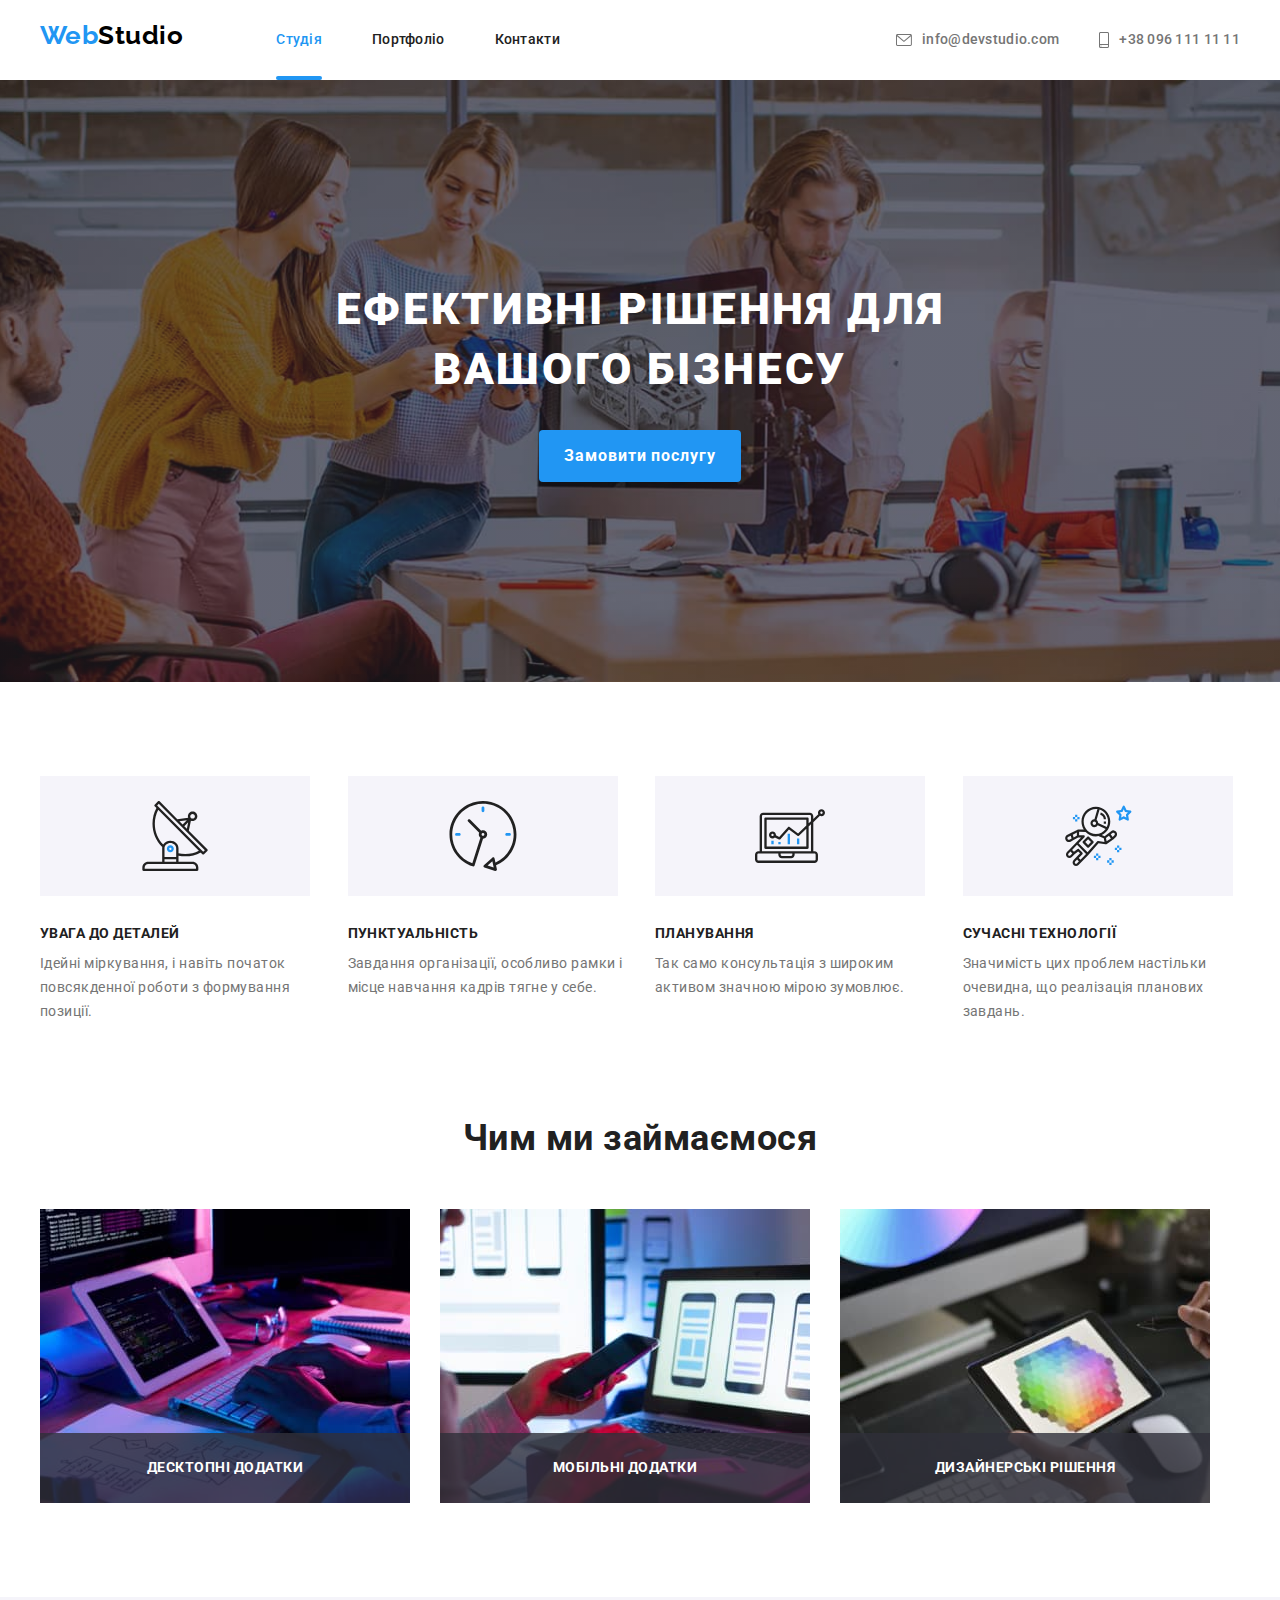
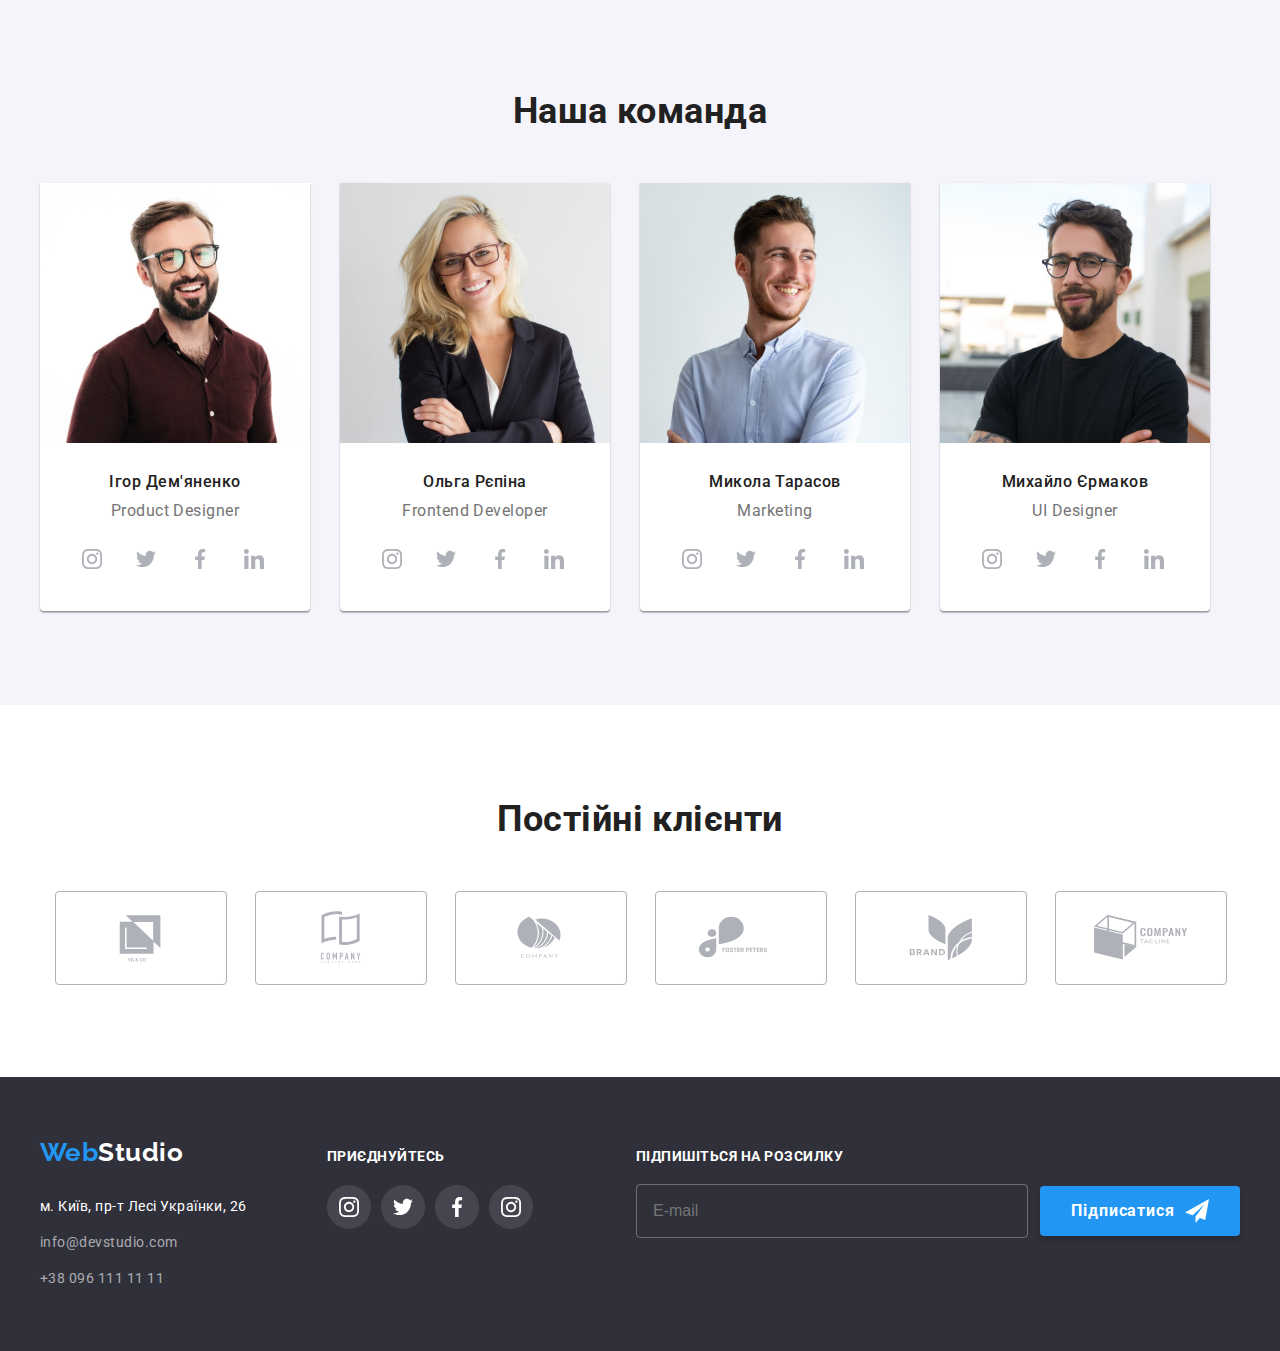
<file: index.html>
<!DOCTYPE html>
<html lang="uk">
  <head>
    <meta charset="UTF-8" />
    <meta http-equiv="X-UA-Compatible" content="IE=edge" />
    <meta name="viewport" content="width=device-width, initial-scale=1.0" />
    <title>Студія</title>
    <link
      href="https://fonts.googleapis.com/css2?family=Raleway:wght@700&family=Roboto:wght@400;500;700;900&display=swap"
      rel="stylesheet"/>
    <link
      rel="stylesheet"
      href="https://cdnjs.cloudflare.com/ajax/libs/modern-normalize/1.1.0/modern-normalize.min.css"
      integrity="sha512-wpPYUAdjBVSE4KJnH1VR1HeZfpl1ub8YT/NKx4PuQ5NmX2tKuGu6U/JRp5y+Y8XG2tV+wKQpNHVUX03MfMFn9Q=="
      crossorigin="anonymous"
      referrerpolicy="no-referrer"/>
    <link rel="stylesheet" href="./css/styles.css"/>
  </head>
  <body>

    <!--Шапка сторінки-->
    <header>
      <div class="container-header">
        <nav class="main-nav">
          <a href="./index.html" class="logo"
            ><span class="logo-accent">Web</span>Studio</a>

          <!--Навігація на інші сторінки-->
          <ul class="site-nav list">
            <li class="site-nav-items">
              <a href="./index.html" class="nav-link nav-link-current">Студія</a>
            </li>
            <li class="site-nav-items">
              <a href="./portfolio.html" class="nav-link">Портфоліо</a>
            </li>
            <li class="site-nav-items">
              <a href="#" class="nav-link">Контакти</a>
            </li>
          </ul>
        </nav>

        <!--Контакти-->
        <ul class="contacts list">
          <li class="contacts-items">
            <a href="mailto:info@devstudio.com" class="contacts-link">
              <svg class="contact-icon" width="16" height="12">
                <use href="./images/icons.svg#icon-envelope"></use>
              </svg>info@devstudio.com</a>
          </li>

          <li class="contacts-items">
            <a href="tel:+380961111111" class="contacts-link">
              <svg class="contact-icon" width="10" height="16">
                <use href="./images/icons.svg#icon-smartphone"></use>
                </svg>+38 096 111 11 11</a>
          </li>
        </ul>
      </div>
    </header>

    <main>
      <!--Герой-->

      <section class="hero">
        <div class="overlay">
          <h1 class="hero-title">Ефективні рішення для <br />вашого бізнесу</h1>
          <button class="button" type="button" data-modal-open>Замовити послугу</button>
        </div>
      </section>

      <!--Переваги-->
      <section class="section">
        <div class="container">
          <h2 class="visually-hidden">Переваги</h2>

          <ul class="features list">
            <li class="features-examples">
              <div class="features-container">
                <svg class="features-icon">
                  <use href="./images/icons.svg#icon-antenna"></use>
                </svg>
              </div>
              <h3 class="features-title">УВАГА ДО ДЕТАЛЕЙ</h3>
              <p class="description">
                Ідейні міркування, і навіть початок повсякденної роботи з
                формування позиції.
              </p>
            </li>
            <li class="features-examples">
              <div class="features-container">
                <svg class="features-icon">
                  <use href="./images/icons.svg#icon-clock"></use>
                </svg>
              </div>
              <h3 class="features-title">ПУНКТУАЛЬНІСТЬ</h3>
              <p class="description">
                Завдання організації, особливо рамки і місце навчання кадрів
                тягне у себе.
              </p>
            </li>
            <li class="features-examples">
              <div class="features-container">
                <svg class="features-icon">
                  <use href="./images/icons.svg#icon-diagram"></use>
                </svg>
              </div>
              <h3 class="features-title">ПЛАНУВАННЯ</h3>
              <p class="description">
                Так само консультація з широким активом значною мірою зумовлює.
              </p>
            </li>
            <li class="features-examples">
              <div class="features-container">
                <svg class="features-icon">
                  <use href="./images/icons.svg#icon-astronaut"></use>
                </svg>
              </div>
              <h3 class="features-title">СУЧАСНІ ТЕХНОЛОГІЇ</h3>
              <p class="description">
                Значимість цих проблем настільки очевидна, що реалізація
                планових завдань.
              </p>
            </li>
          </ul>
        </div>
      </section>

      <!--Чим ми займаємося-->
      <section class="section-unique">
        <div class="container">
          <h2 class="section-title">Чим ми займаємося</h2>
          <ul class="work list">
            <li class="work-image">
              <img
                src="./images/img-computer.jpg"
                alt="Комп'ютер"
                width="370"
                height="294"/>
                <p class="label">Десктопні додатки</p>
            </li>

            <li class="work-image">
              <img
                src="./images/img-nootebook.jpg"
                alt="Ноутбук"
                width="370"
                height="294"/>
              <p class="label">Мобільні додатки</p>         
            </li>

            <li class="work-image">
              <img
                src="./images/img-tablet.jpg"
                alt="Планшет"
                width="370"
                height="294"/>
              <p class="label">Дизайнерські рішення</p>        
            </li>
          </ul>
        </div>
      </section>

      <!--Команда-->
      <section class="section-team">
        <div class="container">
          <h2 class="section-title">Наша команда</h2>
          <ul class="team list">
            <li class="team-item">
              <img
                src="./images/img-demiianenko.jpg"
                alt="Ігор"
                width="270"
                height="260"
              />

              <div class="demianenko">
                <h3 class="team-name">Ігор Дем'яненко</h3>
                <p class="team-position" lang="en">Product Designer</p>
                <ul class="social">
                  <li class="social-links list">
                    <a class="network" href="#">
                      <svg class="social-icon" width="20" height="20">
                        <use href="./images/icons.svg#icon-instagram-2-2"></use>
                      </svg>
                    </a>
                  </li>

                  <li class="social-links list">
                    <a class="network" href="#">
                      <svg class="social-icon" width="20" height="20">
                        <use href="./images/icons.svg#icon-twitter-1-2"></use>
                      </svg>
                    </a>
                  </li>

                  <li class="social-links list">
                    <a class="network" href="#">
                      <svg class="social-icon" width="20" height="20">
                        <use href="./images/icons.svg#icon-facebook-1-2"></use>
                      </svg>
                    </a>
                  </li>

                  <li class="social-links list">
                    <a class="network" href="#">
                      <svg class="social-icon" width="20" height="20">
                        <use href="./images/icons.svg#icon-linkedin-1-2"></use>
                      </svg>
                    </a>
                  </li>
                </ul>
              </div>
            </li>

            <li class="team-item">
              <img
                src="./images/img-repina.jpg"
                alt="Ольга"
                width="270"
                height="260"
              />
              <div class="repina">
                <h3 class="team-name">Ольга Рєпіна</h3>
                <p class="team-position" lang="en">Frontend Developer</p>
                <ul class="social">
                  <li class="social-links list">
                    <a class="network" href="#">
                      <svg class="social-icon" width="20" height="20">
                        <use href="./images/icons.svg#icon-instagram-2-2"></use>
                      </svg>
                    </a>
                  </li>

                  <li class="social-links list">
                    <a class="network" href="#">
                      <svg class="social-icon" width="20" height="20">
                        <use href="./images/icons.svg#icon-twitter-1-2"></use>
                      </svg>
                    </a>
                  </li>

                  <li class="social-links list">
                    <a class="network" href="#">
                      <svg class="social-icon" width="20" height="20">
                        <use href="./images/icons.svg#icon-facebook-1-2"></use>
                      </svg>
                    </a>
                  </li>

                  <li class="social-links list">
                    <a class="network" href="#">
                      <svg class="social-icon" width="20" height="20">
                        <use href="./images/icons.svg#icon-linkedin-1-2"></use>
                      </svg>
                    </a>
                  </li>
                </ul>
              </div>
            </li>
            <li class="team-item">
              <img
                src="./images/img-tarasov.jpg"
                alt="Миколай"
                width="270"
                height="260"
              />
              <div class="tarasov">
                <h3 class="team-name">Микола Тарасов</h3>
                <p class="team-position" lang="en">Marketing</p>
                <ul class="social">
                  <li class="social-links list">
                    <a class="network" href="#">
                      <svg class="social-icon" width="20" height="20">
                        <use href="./images/icons.svg#icon-instagram-2-2"></use>
                      </svg>
                    </a>
                  </li>

                  <li class="social-links list">
                    <a class="network" href="#">
                      <svg class="social-icon" width="20" height="20">
                        <use href="./images/icons.svg#icon-twitter-1-2"></use>
                      </svg>
                    </a>
                  </li>

                  <li class="social-links list">
                    <a class="network" href="#">
                      <svg class="social-icon" width="20" height="20">
                        <use href="./images/icons.svg#icon-facebook-1-2"></use>
                      </svg>
                    </a>
                  </li>

                  <li class="social-links list">
                    <a class="network" href="#">
                      <svg class="social-icon" width="20" height="20">
                        <use href="./images/icons.svg#icon-linkedin-1-2"></use>
                      </svg>
                    </a>
                  </li>
                </ul>
              </div>
            </li>
            <li class="team-item">
              <img
                src="./images/img-ermakov.jpg"
                alt="Михайло"
                width="270"
                height="260"
              />
              <div class="ermakov">
                <h3 class="team-name">Михайло Єрмаков</h3>
                <p class="team-position" lang="en">UI Designer</p>
                <ul class="social">
                  <li class="social-links list">
                    <a class="network" href="#">
                      <svg class="social-icon" width="20" height="20">
                        <use href="./images/icons.svg#icon-instagram-2-2"></use>
                      </svg>
                    </a>
                  </li>

                  <li class="social-links list">
                    <a class="network" href="#">
                      <svg class="social-icon" width="20" height="20">
                        <use href="./images/icons.svg#icon-twitter-1-2"></use>
                      </svg>
                    </a>
                  </li>

                  <li class="social-links list">
                    <a class="network" href="#">
                      <svg class="social-icon" width="20" height="20">
                        <use href="./images/icons.svg#icon-facebook-1-2"></use>
                      </svg>
                    </a>
                  </li>

                  <li class="social-links list">
                    <a class="network" href="#">
                      <svg class="social-icon" width="20" height="20">
                        <use href="./images/icons.svg#icon-linkedin-1-2"></use>
                      </svg>
                    </a>
                  </li>
                </ul>
              </div>
            </li>
          </ul>
        </div>
      </section>

      <!--Постійні клієнти-->
      <section class="section">
        <div class="container">
          <h2 class="section-title">Постійні клієнти</h2>
          <ul class="clients-list list">
            <li class="item">
              <a class="client-link" href="#">
                <svg class="clients-logo" width="170" height="92">
                  <use href="./images/icons.svg#icon-ya-co"></use>
                </svg>
              </a>
            </li>

            <li class="item">
              <a class="client-link" href="#">
                <svg class="clients-logo" width="170" height="92">
                  <use href="./images/icons.svg#icon-tagline-here"></use>
                </svg>
              </a>
            </li>

            <li class="item">
              <a class="client-link" href="#">
                <svg class="clients-logo" width="170" height="92">
                  <use href="./images/icons.svg#icon-company"></use>
                </svg>
              </a>
            </li>

            <li class="item">
              <a class="client-link" href="#">
                <svg class="clients-logo" width="170" height="92">
                  <use href="./images/icons.svg#icon-foster-peter"></use>
                </svg>
              </a>
            </li>

            <li class="item">
              <a class="client-link" href="#">
                <svg class="clients-logo" width="170" height="92">
                  <use href="./images/icons.svg#icon-brand"></use>
                </svg>
              </a>
            </li>

            <li class="item">
              <a class="client-link" href="#">
                <svg class="clients-logo" width="170" height="92">
                  <use href="./images/icons.svg#icon-tag-line"></use>
                </svg>
              </a>
            </li>
          </ul>
        </div>
      </section>
    </main>

    <!--Підвал сторінки-->
    <footer class="footer">
      <div class="footer-container">
        <div class="footer-first">
          <a href="/" class="footer-logo"><span class="logo-accent">Web</span>Studio</a>
          <address class="address">
            <ul class="list">
              <li class="address-list-beaute">
                <a
                  href="https://goo.gl/maps/9K8jf1gvj9gGBDq69"
                  class="address-supercription"
                  target="_blank"
                  rel="noreferrer noopener nofollow">м. Київ, пр-т Лесі Українки, 26
                </a>
              </li>

              <li class="address-list-beaute">
                <a href="mailto:info@devstudio.com" class="address-mail">info@devstudio.com</a>
              </li>
              <li class="address-list-beaute">
                <a href="tel:+380961111111" class="address-tel">+38 096 111 11 11</a>
              </li>
            </ul>
          </address>
        </div>

        <div class="footer-second">
          <h3 class="footer-title">приєднуйтесь</h3>
          <ul class="footer-social-links list">
            <li class="footer-social-links">
              <a class="footer-network" href="#">
                <svg class="footer-social-icon" width="20" height="20">
                  <use href="./images/icons.svg#icon-instagram-2-2"></use>
                </svg>
              </a>
            </li>

            <li class="footer-social-links">
              <a class="footer-network" href="#">
                <svg class="footer-social-icon" width="20" height="20">
                  <use href="./images/icons.svg#icon-twitter-1-2"></use>
                </svg>
              </a>
            </li>

            <li class="footer-social-links">
              <a class="footer-network" href="#">
                <svg class="footer-social-icon" width="20" height="20">
                  <use href="./images/icons.svg#icon-facebook-1-2"></use>
                </svg>
              </a>
            </li>

            <li class="footer-social-links">
              <a class="footer-network" href="#">
                <svg class="footer-social-icon" width="20" height="20">
                  <use href="./images/icons.svg#icon-instagram-2-2"></use>
                </svg>
              </a>
            </li>
          </ul>
        </div>

        <div class="footer-third">
          <h3 class="invite">Підпишіться на розсилку</h3>
          <form class="subscription-form">
            <input type="email" class="subscription-input" name="email" placeholder="E-mail">
              <button type="submit" class="subscription-button">Підписатися
                <svg class="subscription-button-icon" width="24" height="24">
                  <use href="./images/icons.svg#icon-icon-send-2"></use>
                </svg>
              </button>              
            </form> 
        </div>
      </div>
    </footer>


    <!-- Модальне вікно-->
    <div class="backdrop is-hidden" data-modal>
      <div class="modal">
        <button class="modal-close" type="button" data-modal-close>
          <svg class="close" width="30" height="30">
            <use href="./images/icons.svg#icon-close-black-18dp-2-1-2"></use>
          </svg>
        </button>

        <h3 class="form-title">Залиште свої дані, ми вам передзвонимо</h3>    
        <form class="form">
          <div class="modal-form-area">
            <label for="name" class="modal-form-label">Ім'я</label>
            <input class="modal-form-input" type="text" name="name" id="name" autofocus>
            <svg class="modal-form-icon" width="18" height="18">
              <use href="./images/icons.svg#icon-person-black"></use>
            </svg>        
          </div>

          <div class="modal-form-area">
            <label for="tel" class="modal-form-label">Телефон</label>
            <input class="modal-form-input" type="text" name="tel" id="tel">
            <svg class="modal-form-icon" width="18" height="18">
              <use href="./images/icons.svg#icon-phone-black"></use>
            </svg>        
          </div>

          <div class="modal-form-area">
            <label for="email" class="modal-form-label">Пошта</label>
            <input class="modal-form-input" type="email" name="client-email" id="email">
            <svg class="modal-form-icon" width="18" height="18">
              <use href="./images/icons.svg#icon-email-black"></use>
            </svg>        
          </div>

          <div class="modal-form-area">
            <label for="comment" class="modal-form-label">Коментар</label>
            <textarea class="modal-form-textarea" name="comment" rows="5" id="comment" placeholder="Введіть текст"></textarea>
          </div>

          <div class="checkbox">
            <label for="checkbox" class="checkbox-label">
              <input type="checkbox" name="agree" class="checkbox-input" id="checkbox">
              <svg class="checkbox-icon" width="16" height="15">
                <use href="./images/icons.svg#icon-icon-check-2"></use>
              </svg>
              Погоджуюся з розсилкою та приймаю
              <a href class="checkbox-link">Умови договору</a>
            </label>
          </div>

         <button type="submit" class="modal-form-button">Відправити</button>         
        </form>
      </div>
    </div>

  <script src="./js/modal.js"></script>
  </body>
</html>
</file>
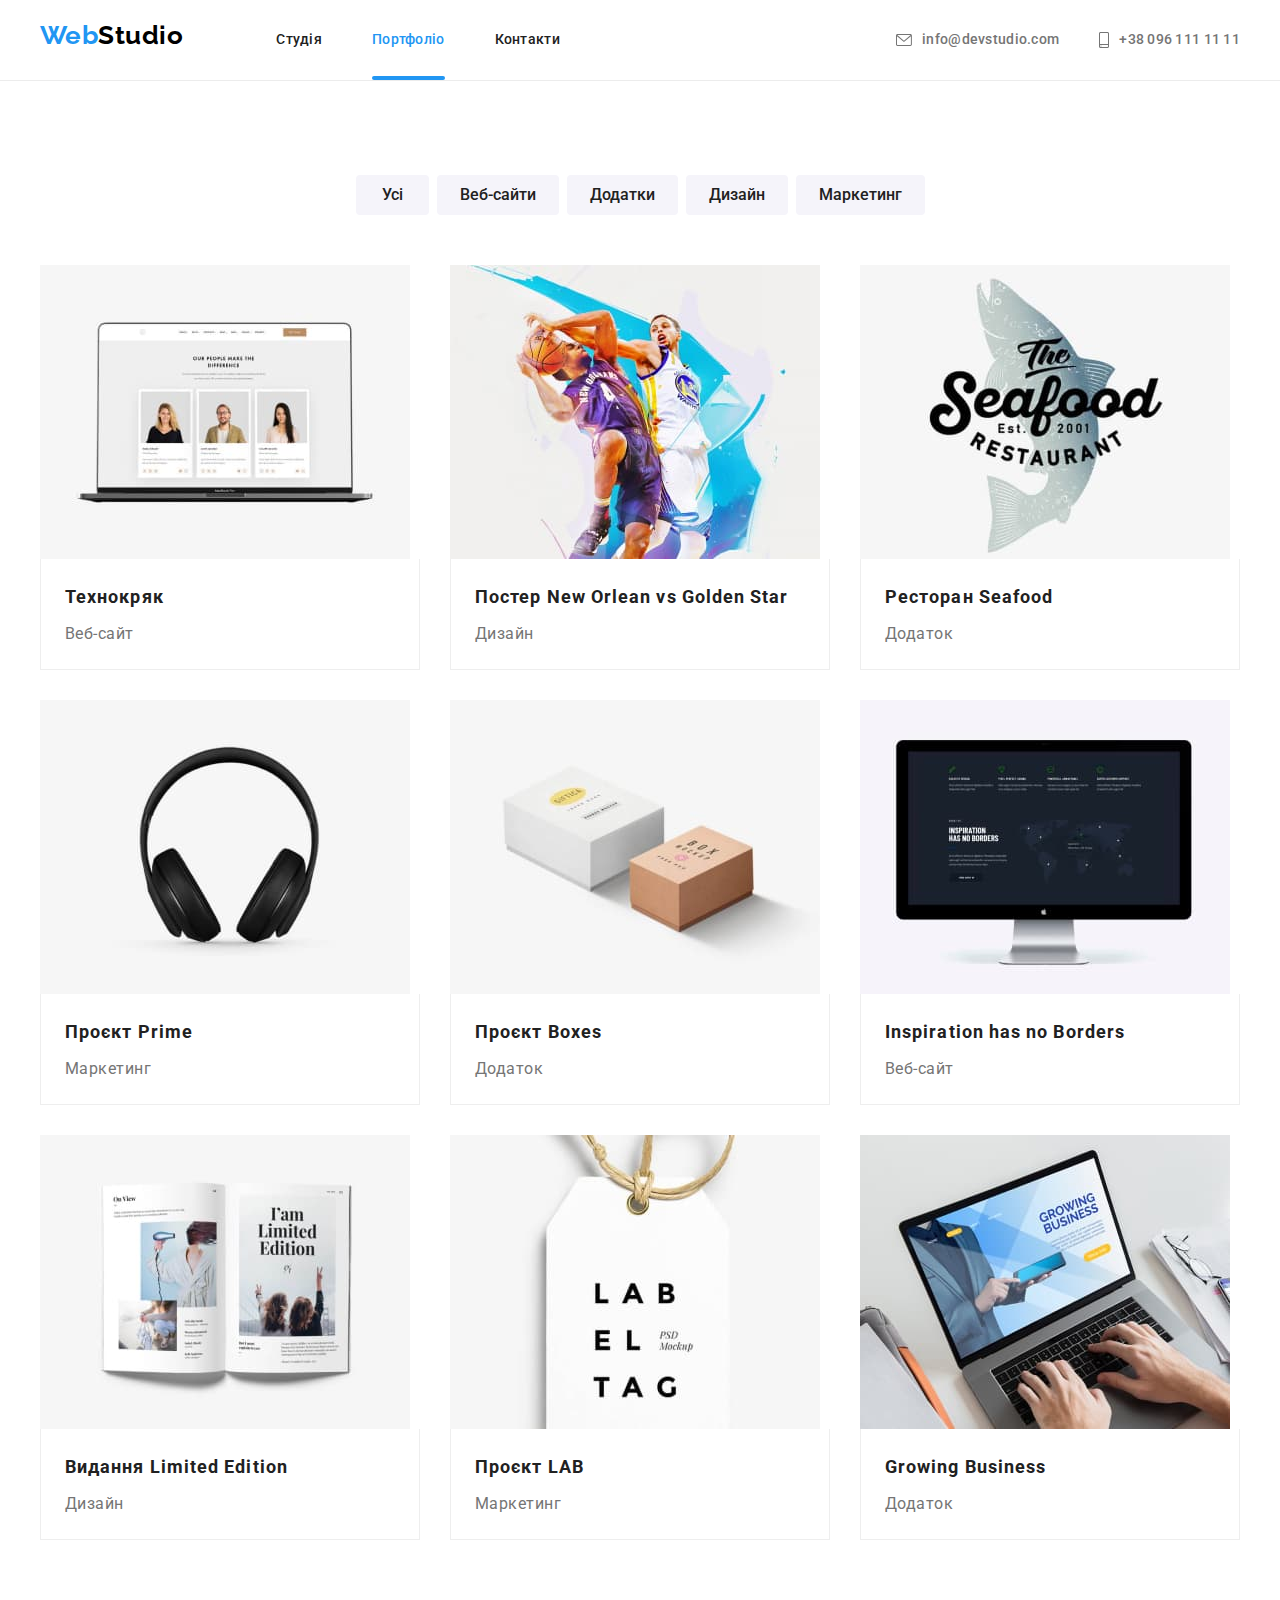
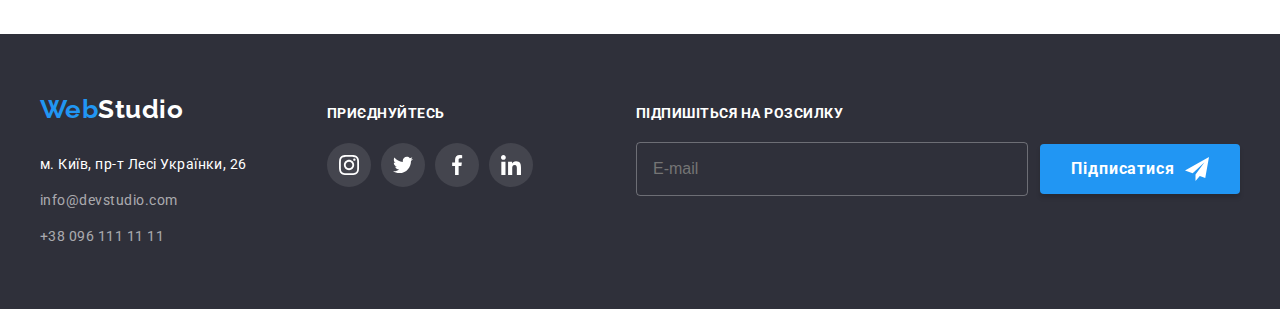
<file: portfolio.html>
<!DOCTYPE html>
<html lang="uk">
  <head>
    <meta charset="UTF-8" />
    <meta http-equiv="X-UA-Compatible" content="IE=edge" />
    <meta name="viewport" content="width=device-width, initial-scale=1.0" />
    <title>Портфоліо</title>
    <link href="https://fonts.googleapis.com/css2?family=Raleway:wght@700&family=Roboto:wght@400;500;700;900&display=swap" rel="stylesheet"/>
    <link rel="stylesheet" href="https://cdnjs.cloudflare.com/ajax/libs/modern-normalize/1.1.0/modern-normalize.min.css" integrity="sha512-wpPYUAdjBVSE4KJnH1VR1HeZfpl1ub8YT/NKx4PuQ5NmX2tKuGu6U/JRp5y+Y8XG2tV+wKQpNHVUX03MfMFn9Q==" crossorigin="anonymous" referrerpolicy="no-referrer"/>
    <link rel="stylesheet" href="./css/styles.css"/>
  </head>
  <body>
    <!--Шапка сторінки-->
    <header class="header-for-portfolio">
      <div class="container-header">
        <nav class="main-nav">
          <a href="./index.html" class="logo"><span class="logo-accent">Web</span>Studio</a>

          <!--Навігація на інші сторінки-->
          <ul class="site-nav list">
            <li class="site-nav-items">
              <a href="./index.html" class="nav-link">Студія</a>
            </li>
            <li class="site-nav-items">
              <a href="./portfolio.html" class="nav-link nav-link-current"
                >Портфоліо</a
              >
            </li>
            <li class="site-nav-items">
              <a href="#" class="nav-link">Контакти</a>
            </li>
          </ul>
        </nav>

        <!--Контакти-->
        <ul class="contacts list">
          <li class="contacts-items">
            <a href="mailto:info@devstudio.com" class="contacts-link">
              <svg class="contact-icon" width="16" height="12">
                <use href="./images/icons.svg#icon-envelope"></use>
                </svg>info@devstudio.com</a>
          </li>
          <li class="contacts-items">
            <a href="tel:+380961111111" class="contacts-link">
              <svg class="contact-icon" width="10" height="16">
                <use href="./images/icons.svg#icon-smartphone"></use>
                </svg>+38 096 111 11 11
            </a>
          </li>
        </ul>
      </div>
    </header>

    <main>
      <!--Наші роботи-->
      <section class="examples">
        <div class="container">
          <h1 class="visually-hidden">Приклади робіт</h1>
          <ul class="filter list">
            <li class="filter-beaute">
              <button class="filter-button" type="button">Усі</button>
            </li>
            <li class="filter-beaute">
              <button class="filter-button" type="button">Веб-сайти</button>
            </li>
            <li class="filter-beaute">
              <button class="filter-button" type="button">Додатки</button>
            </li>
            <li class="filter-beaute">
              <button class="filter-button" type="button">Дизайн</button>
            </li>
            <li class="filter-beaute">
              <button class="filter-button" type="button">Маркетинг</button>
            </li>
          </ul>

          <ul class="portfolio list">
            <li class="portfolio-item">
              <a href="/" class="portfolio-link">
                <div class="overflow">
                  <img src=./images/macbook-pro.jpg width="370" height="294" alt=“Технокряк“>
                  <p class="overlay-description">
                    Ресурс пропонує комплексні пропозиції з різним рівнем
                    функціоналу та сервісів. Все це дозволить відвідувачу
                    отримати вичерпні відомості про компанію чи приватну особу.
                  </p>
                </div>

                <div class="item-contetn">
                  <h2 class="portfolio-caption">Технокряк</h2>
                  <p class="portfolio-catego">Веб-сайт</p>
                </div>
              </a>
            </li>

            <li class="portfolio-item">
              <a href="/" class="portfolio-link">
                <div class="overflow">           
                  <img src="./images/basketboll.jpg" alt="Постер" width="370" height="294"/>
                  <p class="overlay-description">
                    Ресурс пропонує комплексні пропозиції з різним рівнем
                    функціоналу та сервісів. Все це дозволить відвідувачу
                    отримати вичерпні відомості про компанію чи приватну особу.
                  </p>
                </div>

                <div class="item-contetn">
                  <h2 class="portfolio-caption">Постер <span lang="en">New Orlean vs Golden Star</span></h2>
                  <p class="portfolio-catego">Дизайн</p>
                </div>
              </a>
            </li>

            <li class="portfolio-item">
              <a href="/" class="portfolio-link">
                  <div class="overflow">              
                    <img src="./images/seefood-poster.jpg" alt="Ресторан" width="370" height="294"/>
                    <p class="overlay-description">
                    Ресурс пропонує комплексні пропозиції з різним рівнем
                    функціоналу та сервісів. Все це дозволить відвідувачу
                    отримати вичерпні відомості про компанію чи приватну особу.
                    </p>
                  </div>
                
                  <div class="item-contetn">
                    <h2 class="portfolio-caption">Ресторан <span lang="en">Seafood</span></h2>
                    <p class="portfolio-catego">Додаток</p>
                  </div>
              </a>
            </li>

            <li class="portfolio-item">
              <a href="/" class="portfolio-link">
                <div class="overflow">     
                  <img src="./images/headphones.jpg" alt="Навушники" width="370" height="294"/>
                  <p class="overlay-description">
                    Ресурс пропонує комплексні пропозиції з різним рівнем
                    функціоналу та сервісів. Все це дозволить відвідувачу
                    отримати вичерпні відомості про компанію чи приватну особу.
                  </p>
                </div>

                <div class="item-contetn">
                  <h2 class="portfolio-caption">Проєкт <span lang="en">Prime</span></h2>
                  <p class="portfolio-catego">Маркетинг</p>
                </div>
                </a>
            </li>

            <li class="portfolio-item">
              <a href="/" class="portfolio-link">
                <div class="overflow">     
                  <img src="./images/two-boxes.jpg" alt="Коробки" width="370" height="294"/>
                  <p class="overlay-description">
                    Ресурс пропонує комплексні пропозиції з різним рівнем
                    функціоналу та сервісів. Все це дозволить відвідувачу
                    отримати вичерпні відомості про компанію чи приватну особу.
                  </p>
                </div>

                <div class="item-contetn">
                  <h2 class="portfolio-caption">Проєкт <span lang="en">Boxes</span></h2>
                  <p class="portfolio-catego">Додаток</p>
                </div>
              </a>
            </li>

            <li class="portfolio-item">
              <a href="/" class="portfolio-link">
                <div class="overflow">     
                  <img src="./images/black-monitor.jpg" alt="Чорний монітор" width="370" height="294"/>
                  <p class="overlay-description">
                    Ресурс пропонує комплексні пропозиції з різним рівнем
                    функціоналу та сервісів. Все це дозволить відвідувачу
                    отримати вичерпні відомості про компанію чи приватну особу.
                  </p>
                </div>

                <div class="item-contetn">
                  <h2 class="portfolio-caption">Inspiration has no Borders</h2>
                  <p class="portfolio-catego">Веб-сайт</p>
                </div>
                </a>
            </li>

            <li class="portfolio-item">
              <a href="/" class="portfolio-link">
                <div class="overflow">     
                  <img src="./images/opened-book.jpg" alt="Відкрита книга" width="370" height="294"/>
                  <p class="overlay-description">
                    Ресурс пропонує комплексні пропозиції з різним рівнем
                    функціоналу та сервісів. Все це дозволить відвідувачу
                    отримати вичерпні відомості про компанію чи приватну особу.
                  </p>
                </div>
                
                <div class="item-contetn">
                  <h2 class="portfolio-caption">Видання <span lang="en">Limited Edition</span></h2>
                  <p class="portfolio-catego">Дизайн</p>
                </div>
              </a>
            </li>

            <li class="portfolio-item">
              <a href="/" class="portfolio-link">
                <div class="overflow">  
                  <img src="./images/lable-with-rope.jpg" alt="Бірка на мотузці" width="370" height="294"/>
                  <p class="overlay-description">
                    Ресурс пропонує комплексні пропозиції з різним рівнем
                    функціоналу та сервісів. Все це дозволить відвідувачу
                    отримати вичерпні відомості про компанію чи приватну особу.
                  </p>
                </div>

                <div class="item-contetn">
                  <h2 class="portfolio-caption">Проєкт <span lang="en">LAB</span></h2>
                  <p class="portfolio-catego">Маркетинг</p>
                </div>
              </a>
            </li>

            <li class="portfolio-item">
              <a href="/" class="portfolio-link">
                <div class="overflow">
                 <img src="./images/hends-and-notebook.jpg" alt="Людські руки над ноутбуком" width="370" height="294"/> 
                  <p class="overlay-description">
                    Ресурс пропонує комплексні пропозиції з різним рівнем
                    функціоналу та сервісів. Все це дозволить відвідувачу
                    отримати вичерпні відомості про компанію чи приватну особу.
                  </p>
                </div>

                <div class="item-contetn">
                  <h2 class="portfolio-caption">Growing Business</h2>
                  <p class="portfolio-catego">Додаток</p>
                </div>
                </a>
            </li>
          </ul>
        </div>
      </section>
    </main>

    <!--Підвал сторінки-->
    <footer class="footer">
      <div class="footer-container">
        <div class="footer-first">
          <a href="/" class="footer-logo"><span class="logo-accent">Web</span>Studio</a>

          <address class="address">
            <ul class="list">
              <li class="address-list-beaute">
                <a
                  href="https://goo.gl/maps/9K8jf1gvj9gGBDq69"
                  class="address-supercription"
                  target="_blank"
                  rel="noreferrer noopener nofollow"
                  >м. Київ, пр-т Лесі Українки, 26
                </a>
              </li>

              <li class="address-list-beaute">
                <a href="mailto:info@devstudio.com" class="address-mail"
                  >info@devstudio.com
                  </a>
              </li>

              <li class="address-list-beaute">
                <a href="tel:+380961111111" class="address-tel"
                  >+38 096 111 11 11
                  </a>
              </li>
            </ul>
          </address>
        </div>

        <div class="footer-second">
          <h3 class="footer-title">приєднуйтесь</h3>
          <ul class="footer-social-links list">
            <li class="footer-social-links">
              <a class="footer-network" href="#">
                <svg class="footer-social-icon" width="20" height="20">
                  <use href="./images/icons.svg#icon-instagram-2-2"></use>
                </svg>
              </a>
            </li>

            <li class="footer-social-links">
              <a class="footer-network" href="#">
                <svg class="footer-social-icon" width="20" height="20">
                  <use href="./images/icons.svg#icon-twitter-1-2"></use>
                </svg>
              </a>
            </li>

            <li class="footer-social-links">
              <a class="footer-network" href="#">
                <svg class="footer-social-icon" width="20" height="20">
                  <use href="./images/icons.svg#icon-facebook-1-2"></use>
                </svg>
              </a>
            </li>

            <li class="footer-social-links">
              <a class="footer-network" href="#">
                <svg class="footer-social-icon" width="20" height="20">
                  <use href="./images/icons.svg#icon-linkedin-1-2"></use>
                </svg>
              </a>
            </li>
          </ul>
        </div>

        <div class="footer-third">
          <h3 class="invite">Підпишіться на розсилку</h3>
          <form class="subscription-form">
            <input type="email" class="subscription-input" name="email" placeholder="E-mail">
            <button type="submit" class="subscription-button">Підписатися
              <svg class="subscription-button-icon" width="24" height="24">
                <use href="./images/icons.svg#icon-icon-send-2"></use>
              </svg>
            </button>
          </form>
        </div>
      </div>
    </footer>
  </body>
</html>
</file>
<file: css/styles.css>
html {
    box-sizing: border-box;
}

*,
*::before *::after {
    box-sizing: inherit;
}

:root {
    --primary-text-color: #757575;
    --title-text-color: #212121;
    --accent-color: #2196F3;
    --background-color: #ffffff;
    --simple-white-text-color: #FFFFFF;
    --background-color-exception: #2196F3;
    --simple-black-text-color: #000000;
    --rare-background-color: #F5F4FA;
    --background-hero-color: #2F303A;
    --button-hover-color: #188CE8;
    --footer-mail-tel-color: rgba(255, 255, 255, 0.6);
    --background-team-item-color: #FFFFFF;
    --central-buttom-color: rgba(0, 0, 0, 0.15);
    --team-shadow: 0px 1px 3px rgba(0, 0, 0, 0.12),
        0px 1px 1px rgba(0, 0, 0, 0.14),
        0px 2px 1px rgba(0, 0, 0, 0.2);
    --card-item-set: 30px;
    --border-color-portfolio-content: #EEEEEE;
    --border-color-header: #ECECEC;
}

/* визначення основних кольорів тексту та фону */
body {
    margin: 0;

    background-color: var(--background-color);
    color: var(--primary-text-color);
    font-family: Roboto, sans-serif;
    letter-spacing: 0.03em;
}

/*прибирання зазору у картинок знизу*/
img {
    display: block;
    max-width: 100%;
    height: auto;
}

/* прибирання крапочок в ненумерованих списках */
/* прибирання автоматичного марджину в списках */
.list {
    margin: 0;
    padding: 0;

    list-style: none;
}

::after {
    box-sizing: border-box;
}

/*оформлення хедеру*/
.container-header {
    width: 1200px;
    padding-left: 15px;
    padding-right: 15px;
    margin-left: auto;
    margin-right: auto;

    display: flex;
    align-items: center;
    justify-content: space-between;
}

.main-nav {
    display: flex;
    align-items: baseline;
}

.site-nav {
    display: flex;
}

/* оформлення логотипу */
.logo {
    display: inline-block;

    margin-right: 93px;

    color: var(--simple-black-text-color);
    text-decoration-line: none;
    font-family: Raleway, sans-serif;
    font-weight: 700;
    font-size: 26px;
    line-height: 1.19;
}

.logo-accent {
    color: var(--accent-color);
}

.site-nav-items {
    display: flex;
    margin-right: 50px;
    position: relative;
}

.site-nav-items:nth-last-child(-n+1) {
    margin-right: 0px;
}

.nav-link {
    display: block;
    padding-top: 32px;
    padding-bottom: 32px;

    color: var(--title-text-color);
    text-decoration-line: none;
    font-weight: 500;
    font-size: 14px;
    line-height: 1.14;
    letter-spacing: 0.02em;
    transition: color 250ms cubic-bezier(0.4, 0, 0.2, 1);
}

.nav-link:hover,
.nav-link:focus {
    color: var(--accent-color);
}

.nav-link-current {
    display: block;
    color: var(--accent-color);
}

.nav-link-current::after {
    display: block;
    content: '';
    position: absolute;
    bottom: 0;
    width: 100%;
    height: 4px;
    background-color: var(--accent-color);
    border-radius: 2px;
}

.main-contacts {
    display: flex;
    align-items: center;
}

.contacts {
    display: flex;
}

.contacts-items {
    display: block;
    margin-right: 40px;
    margin-left: auto;
}

.contacts-items:nth-last-child(-n+1) {
    margin-right: 0px;
}

.contact-icon {
    margin-right: 10px;
    align-self: center;
    fill: currentColor;
}

.contacts-link {
    display: flex;
    color: var(--primary-text-color);

    padding-top: 32px;
    padding-bottom: 32px;

    text-decoration-line: none;
    font-weight: 500;
    font-size: 14px;
    line-height: 1.14;
    letter-spacing: 0.02em;
    transition: color 250ms cubic-bezier(0.4, 0, 0.2, 1);
}

.contacts-link:hover,
.contacts-link:focus {
    color: var(--accent-color);
}


/* оформлення героя */

.hero {
    margin-left: auto;
    margin-right: auto;
    padding-top: 200px;
    padding-bottom: 200px;
    text-align: center;
    max-width: 1600px;
    background-color: #C4C4C4;
    background-image: linear-gradient(to right,
            rgba(47, 48, 58, 0.4),
            rgba(47, 48, 58, 0.4)),
        url('../images/hero-banner.jpg');
    background-repeat: no-repeat;
    background-size: cover;
    background-position: center;
}

.hero-title {
    margin-top: 0;
    margin-bottom: 30px;
    color: var(--simple-white-text-color);
    font-weight: 900;
    font-size: 44px;
    line-height: 1.36;
    text-align: center;
    letter-spacing: 0.06em;
    text-transform: uppercase;
}

/* оформлення кнопки */

.button {
    box-shadow: 0px 4px 4px var(--central-buttom-color);
    border-radius: 4px;
    padding: 10px 24px;
    border: 1px solid transparent;
    min-width: 200px;
    background-color: var(--background-color-exception);
    color: var(--simple-white-text-color);
    cursor: pointer;
    font-family: inherit;
    font-weight: 700;
    font-size: 16px;
    line-height: 1.88;
    text-align: center;
    letter-spacing: 0.06em;
    transition: color 250ms cubic-bezier(0.4, 0, 0.2, 1);
    transition: background-color 250ms cubic-bezier(0.4, 0, 0.2, 1);
}

.button:hover,
.button:focus {
    background-color: var(--button-hover-color);
}

/*оформлення загального класу*/
.section {
    padding-top: 94px;
    padding-bottom: 94px;
}

.section-unique {
    padding-bottom: 94px;

}

/* оформлення загального контейнеру */
.container {
    width: 1200px;
    padding-left: 15px;
    padding-right: 15px;
    margin-left: auto;
    margin-right: auto;

}

/* оформлення заголовків секцій, які є однаковими */
.section-title {
    margin: 0;
    margin-bottom: 50px;
    color: var(--title-text-color);
    font-weight: 700;
    font-size: 36px;
    line-height: 1.16;
    text-align: center;
}

.visually-hidden {
    position: absolute;
    white-space: nowrap;
    width: 1px;
    height: 1px;
    overflow: hidden;
    border: 0;
    padding: 0;
    clip: rect(0 0 0 0);
    clip-path: inset(50%);
    margin: -1px;
}

/* оформлення секціі Наші переваги */
.features {
    display: flex;
}

.features-examples {
    margin-right: 30px;
    flex-basis: calc((100% - 3 * 30px) / 4);
}

.features-examples:nth-last-child(-n+1) {
    margin-right: 0px;
}

.features-container {
    display: flex;
    width: 270px;
    height: 120px;
    background-color: #F5F4FA;
    margin-bottom: 30px;
    justify-content: center;
    align-items: center;
}

.features-icon {
    width: 70px;
    height: 70px;
}

.features-title {
    margin: 0;
    margin-bottom: 10px;
    color: var(--title-text-color);
    font-style: normal;
    font-weight: 700;
    font-size: 14px;
    line-height: 1.14;
    text-transform: uppercase;
}

.description {
    margin: 0;
    font-size: 14px;
    line-height: 1.71;
}

/* оформлення прикладів робіт */
.work {
    display: flex;
}

.work-image {
    position: relative;
    margin-right: 30px;
}

.work-image:nth-last-child(-n+1) {
    margin-right: 0;
}

/* оформлення та позіціонування лейблів */
.label {
    position: absolute;
    width: 100%;
    bottom: 0;
    margin: 0;
    padding-top: 27px;
    padding-bottom: 27px;
    font-family: 'Roboto';
    font-style: normal;
    font-weight: 700;
    font-size: 14px;
    line-height: 1.14;
    text-align: center;
    text-transform: uppercase;
    color: var(--simple-white-text-color);
    background-color: rgba(47, 48, 58, 0.8);
}



/* оформлення секціі Наша команда */
.section-team {
    padding-bottom: 94px;
    padding-top: 94px;

    background-color: var(--rare-background-color);
}

.team {
    display: flex;
}

.team-item {
    margin-right: 30px;

    background-color: var(--background-team-item-color);
    box-shadow: var(--team-shadow);
    border-radius: 0px 0px 4px 4px;
    text-align: center;
}

.team-item:nth-last-child(-n+1) {
    margin-right: 0;
}

.demianenko {
    padding: 30px;
}

.repina {
    padding: 30px;
}

.tarasov {
    padding: 30px;
}

.ermakov {
    padding: 30px;
}

.team-name {
    margin: 0;
    color: var(--title-text-color);
    font-weight: 500;
    font-size: 16px;
    line-height: 1.18;
}

.team-position {
    margin: 0;
    margin-top: 10px;
    color: var(--primary-text-color);
    font-size: 16px;
    line-height: 1.18;
}

.social {
    display: flex;
    flex-wrap: wrap;
    padding: 0;
    margin: 0;
    margin-top: 16px;
    align-items: center;
}

.social-links {
    margin-right: 10px;
    width: 44px;
    height: 44px;
}

.social-links:last-child {
    margin-right: 0;
}

.network {
    display: flex;
    align-items: center;
    justify-content: center;
    width: 100%;
    height: 100%;
    border-radius: 50%;
    background-color: var(--simple-white-text-color);
    transition: color 250ms cubic-bezier(0.4, 0, 0.2, 1), background-color 250ms cubic-bezier(0.4, 0, 0.2, 1);
}

.network:hover,
.network:focus {
    background-color: var(--accent-color);
}

.social-icon {
    fill: #AFB1B8;

}

.network:hover .social-icon,
.network:focus .social-icon {
    fill: var(--simple-white-text-color);
}


/* оформлення компаній-клієнтів */
.clients-list {
    display: flex;
    justify-content: center;
}

.item {
    width: 170px;
    height: 92px;
    margin-right: 30px;
}

.item:last-child {
    margin-right: 0;
}

.client-link {
    display: flex;
    justify-content: center;
    align-items: center;
    width: 100%;
    height: 100%;
    color: #AFB1B8;
    border: 1px solid #AFB1B8;
    border-radius: 4px;
    transition: color 250ms cubic-bezier(0.4, 0, 0.2, 1), border-color 250ms cubic-bezier(0.4, 0, 0.2, 1);
}

.client-link:hover,
.client-link:focus {
    color: #2196F3;
    border: 1px solid #2196F3;
}

.clients-logo {
    width: 106px;
    height: 60px;
    fill: currentColor;
}


/* оформлення футера */
.footer-container {
    width: 1200px;
    padding-left: 15px;
    padding-right: 15px;
    margin-left: auto;
    margin-right: auto;
    display: flex;
    align-items: baseline;
    justify-content: space-between;
    text-align: start;
}

.footer {
    padding-top: 60px;
    padding-bottom: 60px;
    background: var(--background-hero-color);
    display: flex;
    align-items: baseline;
}

.footer-logo {
    color: var(--simple-white-text-color);
    text-decoration-line: none;
    font-family: Raleway, sans-serif;
    font-weight: 700;
    font-size: 26px;
    line-height: 1.19;
}

.address {
    margin-top: 28px;
}

.address-list-beaute {
    margin-bottom: 12px;
}

.address-list-beaute:last-child {
    margin-bottom: 0;
}

.address-supercription {
    color: var(--simple-white-text-color);
    text-decoration-line: none;
    font-style: normal;
    font-size: 14px;
    line-height: 1.71;
    transition: color 250ms cubic-bezier(0.4, 0, 0.2, 1);
}

.address-supercription:hover,
.address-supercription:focus {
    color: var(--accent-color);
}

.address-mail {
    color: var(--footer-mail-tel-color);
    text-decoration-line: none;
    font-style: normal;
    font-size: 14px;
    line-height: 1.71;
    transition: color 250ms cubic-bezier(0.4, 0, 0.2, 1);
}

.address-mail:hover,
.address-mail:focus {
    color: var(--accent-color);
}

.address-tel {
    color: var(--footer-mail-tel-color);
    text-decoration-line: none;
    font-style: normal;
    font-size: 14px;
    line-height: 1.71;
    color: var (--footer-mail-tel-color);
    transition: color 250ms cubic-bezier(0.4, 0, 0.2, 1);
}

.address-tel:hover,
.address-tel:focus {
    color: var(--accent-color);
}

.footer-title {
    margin: 0;
    font-size: 14px;
    line-height: 1.34;
    text-transform: uppercase;
    color: var(--simple-white-text-color);
    margin-bottom: 20px;
    justify-content: left;
}

.footer-social {
    display: flex;
    justify-content: center;
}

.footer-social-links {
    display: flex;
    justify-content: center;
    margin: 0;
}

.footer-social-links:not(:last-child) {
    margin-right: 10px;
}

.footer-network {
    display: flex;
    width: 44px;
    height: 44px;
    border-radius: 50%;
    justify-content: center;
    align-items: center;
    background-color: rgba(255, 255, 255, 0.1);
    transition: color 250ms cubic-bezier(0.4, 0, 0.2, 1);
}

.footer-network:hover,
.footer-network:focus {
    color: var(--simple-white-text-color);
    background-color: var(--accent-color);
}

.footer-social-icon {
    fill: var(--simple-white-text-color);
}

.footer-first {
    margin-right: 70px;
}

.footer-second {
    margin-right: 93px;
}

.footer-third {
}

.subscription-form {
    display: flex;
    flex-direction: row;
    align-items: center;
}

.invite {
    margin: 0;
    margin-bottom: 20px;
    font-family: 'Roboto';
    font-style: normal;
    font-weight: 700;
    font-size: 14px;
    line-height: 1.14;
    text-transform: uppercase;
    color: var(--simple-white-text-color);
}

.subscription-input {
    height: 50px;
    width: 358px;
    border: 1px solid rgba(255, 255, 255, .3);
    border-radius: 4px;
    background-color: rgba(0, 0, 0, 0);
    font-size: 16px;
    line-height: 1.25;
    color: rgba(255, 255, 255, .6);
    outline: none;
    padding-left: 16px;
    padding-right: 16px;
    margin-right: 12px;
}

.subscription-button {
    display: flex;
    justify-content: center;
    align-items: center;
    text-align: center;
    width: 200px;
    height: 50px;
    cursor: pointer;   
    background-color: var(--accent-color);
    box-shadow: 0px 4px 4px rgba(0, 0, 0, .15);
    border-radius: 4px;
    border: none;
    font-family: 'Roboto';
    font-family: inherit;
    font-weight: 700;
    font-size: 16px;
    line-height: 1.88;
    letter-spacing: 0.06em;
        
    color: var(--simple-white-text-color);
}


.subscription-button-icon {
    margin-left: 10px;
    fill: var(--simple-white-text-color);
}



/* оформлення Портфоліо */

.header-for-portfolio {
    display: flex;
    align-items: center;
    justify-content: space-between;
    border-bottom: 1px solid var(--border-color-header);
}

.examples {
    padding-top: 94px;
    padding-bottom: 94px;
}

.filter {
    display: flex;
    margin-bottom: 50px;
    justify-content: center;
}

.filter-beaute {
    margin-right: 8px;
}

.filter-beaute:last-child {
    margin-right: 0;
}

.filter-button {
    border-radius: 4px;
    padding: 6px 22px;
    border: 1px solid transparent;
    min-width: 73px;
    background-color: var(--rare-background-color);
    color: var(--title-text-color);
    cursor: pointer;
    font-family: inherit;
    font-weight: 500;
    font-size: 16px;
    line-height: 1.62;
    text-align: center;
    transition: color 250ms cubic-bezier(0.4, 0, 0.2, 1), background-color 250ms cubic-bezier(0.4, 0, 0.2, 1), box-shadow 250ms cubic-bezier(0.4, 0, 0.2, 1);
}

.filter-button:hover,
.filter-button:focus {
    background-color: var(--accent-color);
    color: var(--simple-white-text-color);
    box-shadow: 0px 3px 1px rgba(0, 0, 0, 0.1),
        0px 1px 2px rgba(0, 0, 0, 0.08),
        0px 2px 2px rgba(0, 0, 0, 0.12);
}

.portfolio {
    display: flex;
    flex-wrap: wrap;
    margin: 0;
    gap: 30px;
    background-color: var(--background-color);
}

.portfolio-item {
    flex-basis: calc((100% - 2 * 30px) / 3);
    background-color: var(--background-color);
}

.overflow {
    position: relative;
    overflow: hidden;
}

.overlay-description {
    position: absolute;
    top: 0;
    left: 0;
    width: 100%;
    height: 100%;
    transform: translatey(100%);
    transition: transform 250ms cubic-bezier(0.4, 0, 0.2, 1);
    padding-top: 63px;
    padding-right: 24px;
    padding-bottom: 63px;
    padding-left: 23px;
    font-family: 'Roboto';
    font-size: 18px;
    line-height: 1.56;
    color: var(--simple-white-text-color);
    background: rgba(33, 150, 243, .9);
    margin: 0;
    overflow: auto;

}

.item-contetn {
    padding-top: 20px;
    padding-right: 24px;
    padding-bottom: 20px;
    padding-left: 24px;
    border-left: 1px solid var(--border-color-portfolio-content);
    border-right: 1px solid var(--border-color-portfolio-content);
    border-bottom: 1px solid var(--border-color-portfolio-content);
}

.portfolio-link {
    display: flex;
    flex-direction: column;
    text-decoration: none;
    height: 100%;
    transition: box-shadow 250ms cubic-bezier(0.4, 0, 0.2, 1);
}

.portfolio-link:hover,
.portfolio-link:focus {
    box-shadow: 0px 1px 1px rgba(0, 0, 0, 0.12),
        0px 4px 4px rgba(0, 0, 0, 0.06),
        1px 4px 6px rgba(0, 0, 0, 0.16);
}

.portfolio-link:hover .overlay-description,
.portfolio-link:focus .overlay-description {
    transform: translatex(0);
}

.portfolio-caption {
    margin: 0;
    color: var(--title-text-color);
    font-weight: 700;
    font-size: 18px;
    line-height: 2;
    letter-spacing: 0.06em;
}

.portfolio-catego {
    margin: 0;
    margin-top: 4px;
    color: var(--primary-text-color);
    font-size: 16px;
    line-height: 1.88;
}

/* Модальне вікно */
.backdrop {
    position: fixed;
    top: 0;
    left: 0;
    width: 100%;
    height: 100%;
    background-color: rgba(0, 0, 0, .2);
    transition: opacity 250ms cubic-bezier(0.4, 0, 0.2, 1);
}

.backdrop.is-hidden {
    opacity: 0;
    pointer-events: none;
}

.modal {
    position: absolute;
    top: 50%;
    left: 50%;
    transform: translate(-50%, -50%) scale(1);
    width: 528px;
    height: 581px;
    padding: 40px;

    background-color: var(--simple-white-text-color);
}

.modal-close {
    position: absolute;
    top: 8px;
    right: 8px;
    margin: 0;
    margin-bottom: 2px;
    width: 30px;
    height: 30px;
    display: flex;
    justify-content: center;
    align-items: center;
    background-color: var(--simple-white-text-color);
    border-radius: 50%;
    border: 1px solid rgba(0, 0, 0, 0.1);
    transition: color 250ms cubic-bezier(0.4, 0, 0.2, 1);
}

.close {
    cursor: pointer;
}

.modal-close:hover .close,
.modal-close:focus .close {
    fill: var(--accent-color)
}

.form-title {
    margin: 0;

    text-align: center;
    margin-bottom: 12px;

    font-family: 'Roboto';
    font-weight: 700;
    font-size: 20px;
    line-height: 1.15;
    text-align: center;

    color: var(--title-text-color);
}

.form {

}

.modal-form-area {
    position: relative;
    margin-bottom: 10px;
}

.modal-form-area:nth-child(4) {
    margin-bottom: 20px;
}

.modal-form-label {
    display: block;    
    top: 0;
    left: 0;
    margin-bottom: 4px;

    font-family: 'Roboto';
    font-size: 12px;
    line-height: 1.16;
    letter-spacing: 0.01em;
    
    color: var(--primary-text-color);
}

.modal-form-input {
    height: 40px;
    width: 100%;
    border: 1px solid rgba(33, 33, 33, .2);
    border-radius: 4px;
    padding-left: 42px;
    transition: border 250ms cubic-bezier(0.4, 0, 0.2, 1);
}

.modal-form-icon {
    position: absolute;
    top: 50%;
    left: 12px;
}

.modal-form-input:focus + .modal-form-icon,
.modal-form-input:hover + .modal-form-icon {
    fill: var(--accent-color);
}

.modal-form-input:focus,
.modal-form-input:hover {
    border-color: var(--accent-color);
}

.modal-form-textarea {
    display: block;
    width: 100%;
    height: 120px;
    padding: 12px 16px;
    border: 1px solid rgba(33, 33, 33, .2);
    border-radius: 4px;
    font-weight: 400;
    font-size: 12px;
    line-height: 1.17;
    letter-spacing: .01em;
    resize: none;
    transition: border 250ms cubic-bezier(0.4, 0, 0.2, 1);
}

.modal-form-textarea:focus,
.modal-form-textarea:hover {
    border-color: var(--accent-color);
}
.checkbox {
    display: flex;
    justify-content: center;
    margin-bottom: 30px;
    transition: transform 250ms cubic-bezier(0.4, 0, 0.2, 1);
    font-weight: 400;
    font-size: 14px;
    line-height: 1.71;
    color: var(--primary-text-color);
}

.checkbox-label {
    position: relative;
}

.checkbox-input {
    appearance: none;
    margin-right: 12px;
}

.checkbox-icon {
    position: absolute;
    left: 0;
    top: 3px;
    transform: translate(-50%);
    border: 2px solid var(--title-text-color);
    border-radius: 2px;
    fill: var(--simple-white-text-color);

}

.checkbox-link {
    color: var(--accent-color);
    cursor: auto;
}

.checkbox-input:checked + .checkbox-icon,
.checkbox-input:hover + .checkbox-icon,
.checkbox-input:focus + .checkbox-icon {
    background-color: var(--accent-color);
    background-origin: border-box;
    border: transparent;
}

.modal-form-button {
    display: flex;
    align-items: center;
    text-align: center; 
    height: 50px;
    margin-left: auto;
    margin-right: auto;
    padding: 10px 52px;
    width: 200px;

    font-family: 'Roboto';
    font-weight: 700;
    font-size: 16px;
    line-height: 1.88;
    letter-spacing: 0.06em;
    
    color: var(--simple-white-text-color);
    cursor: pointer;
    background-color: var(--accent-color);
    box-shadow: 0px 4px 4px rgba(0, 0, 0, .15);
    border: none;
    border-radius: 4px;
    transition: background-color 250ms cubic-bezier(0.4, 0, 0.2, 1);
}
</file>
